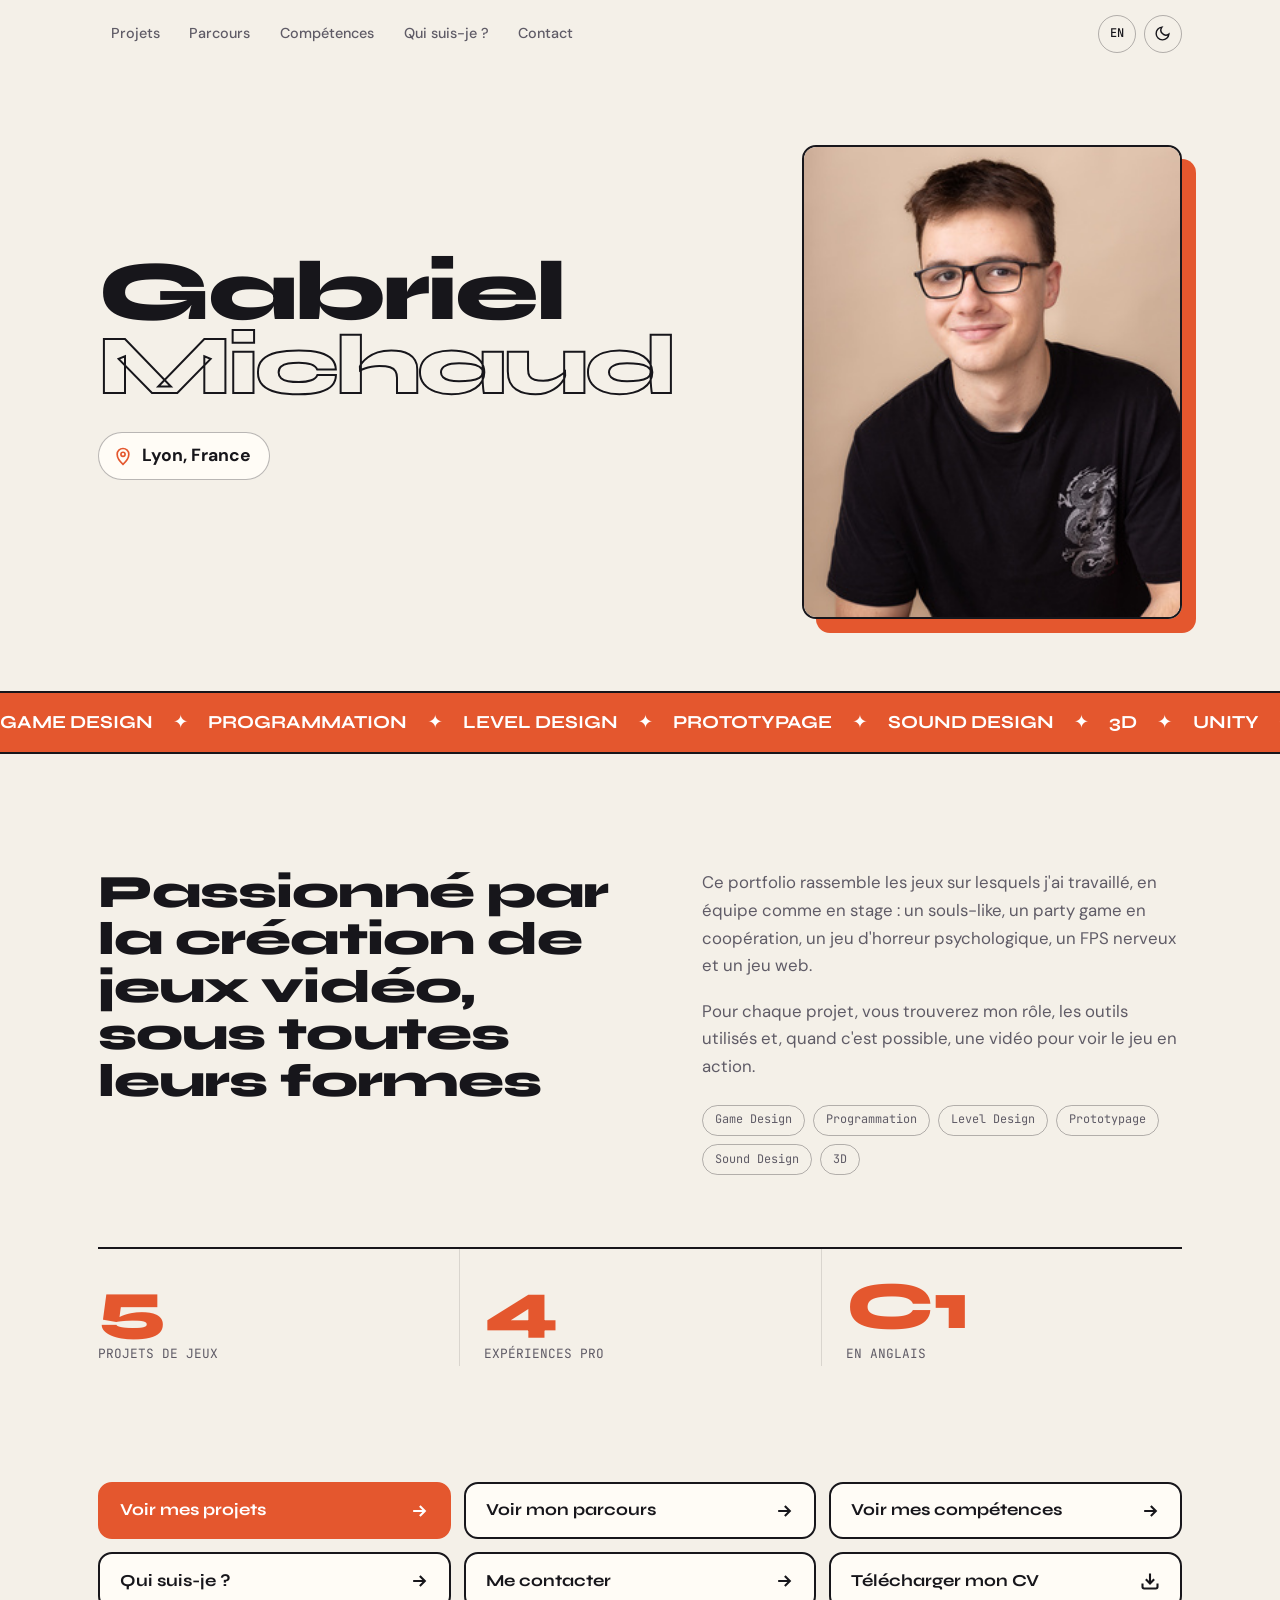
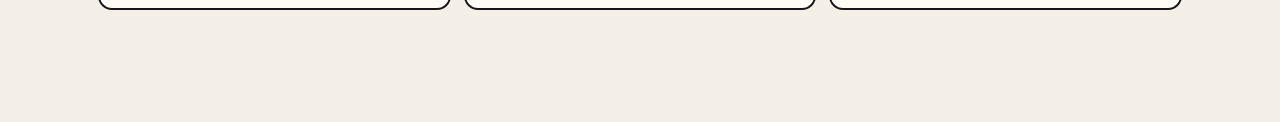
<file: index.html>
<!DOCTYPE html>
<html lang="fr">
<head>
  <meta charset="UTF-8" />
  <meta name="viewport" content="width=device-width, initial-scale=1.0" />
  <title>Portfolio</title>
  <meta name="description" content="Portfolio de Gabriel Michaud : projets de jeux vidéo, compétences et parcours." />
  <link rel="icon" href="assets/favicon.svg" type="image/svg+xml" />
  <script>try{var t=localStorage.getItem('theme');if(!t)t=matchMedia('(prefers-color-scheme: dark)').matches?'dark':'light';document.documentElement.dataset.theme=t;}catch(e){}</script>
  <link rel="preconnect" href="https://fonts.googleapis.com" />
  <link rel="preconnect" href="https://fonts.gstatic.com" crossorigin />
  <link href="https://fonts.googleapis.com/css2?family=Syne:wght@600;700;800&family=DM+Sans:opsz,wght@9..40,400;9..40,500;9..40,700&family=JetBrains+Mono:wght@400;500&display=swap" rel="stylesheet" />
  <link rel="stylesheet" href="css/style.css" />
</head>
<body>

  <!-- NAVIGATION -->
  <header class="nav" id="nav">
    <div class="wrap nav-inner">
      <nav class="nav-links" aria-label="Navigation principale">
        <a href="projets.html" data-i18n="nav.projects">Projets</a>
        <a href="parcours.html" data-i18n="nav.path">Parcours</a>
        <a href="competences.html" data-i18n="nav.skills">Compétences</a>
        <a href="about.html" data-i18n="nav.whoami">Qui suis-je ?</a>
        <a href="contact.html" data-i18n="nav.contact">Contact</a>
      </nav>
      <div class="nav-tools">
        <button class="icon-btn lang-btn" id="langBtn" type="button">EN</button>
        <button class="icon-btn theme-btn" id="themeBtn" type="button" data-i18n-aria="theme.toggle" aria-label="Changer de thème">
          <svg class="i-sun" viewBox="0 0 24 24" fill="none" stroke="currentColor" stroke-width="2"><circle cx="12" cy="12" r="4"/><path d="M12 2v2M12 20v2M4.9 4.9l1.4 1.4M17.7 17.7l1.4 1.4M2 12h2M20 12h2M4.9 19.1l1.4-1.4M17.7 6.3l1.4-1.4"/></svg>
          <svg class="i-moon" viewBox="0 0 24 24" fill="none" stroke="currentColor" stroke-width="2"><path d="M21 12.8A9 9 0 1 1 11.2 3a7 7 0 0 0 9.8 9.8z"/></svg>
        </button>
        <button class="burger" id="burger" type="button" aria-label="Menu" aria-expanded="false" aria-controls="mobileMenu">
          <span></span><span></span>
        </button>
      </div>
    </div>
  </header>

  <div class="mobile-menu" id="mobileMenu">
    <a href="index.html" data-i18n="nav.home">Accueil</a>
    <a href="projets.html" data-i18n="nav.projects">Projets</a>
    <a href="parcours.html" data-i18n="nav.path">Parcours</a>
    <a href="competences.html" data-i18n="nav.skills">Compétences</a>
    <a href="about.html" data-i18n="nav.whoami">Qui suis-je ?</a>
    <a href="contact.html" data-i18n="nav.contact">Contact</a>
  </div>

  <main id="top">

    <!-- HERO -->
    <section class="hero">
      <div class="wrap hero-grid">
        <div class="hero-text">
          <h1 class="hero-name reveal">
            <span class="first" data-fill="profile.firstName">Prénom</span>
            <span class="last" data-fill="profile.lastName">Nom</span>
          </h1>
          <p class="hero-location reveal">
            <svg viewBox="0 0 24 24" fill="none" stroke="currentColor" stroke-width="2" aria-hidden="true"><path d="M12 22s7-6.2 7-12a7 7 0 1 0-14 0c0 5.8 7 12 7 12z"/><circle cx="12" cy="10" r="2.5"/></svg>
            <span data-fill="profile.location">Lyon, France</span>
          </p>
        </div>
        <div class="hero-visual reveal">
          <div class="hero-frame" id="heroPhoto"></div>
        </div>
      </div>
    </section>

    <!-- BANDEAU DÉFILANT -->
    <div class="ticker" aria-hidden="true"><div class="ticker-track" id="ticker"></div></div>

    <!-- À PROPOS -->
    <section class="section" id="about">
      <div class="wrap">
        <div class="about-grid">
          <h2 class="h2 about-title reveal" data-fill="about.title"></h2>
          <div class="about-body reveal">
            <div id="aboutParagraphs"></div>
            <div class="tags" id="aboutTags"></div>
          </div>
        </div>
        <div class="stats reveal" id="aboutStats"></div>
      </div>
    </section>

    <!-- MENU : un gros bouton par page -->
    <section class="home-menu-section">
      <div class="wrap">
        <nav class="hero-menu home-menu reveal" aria-label="Pages du portfolio">
          <a href="projets.html" class="hero-link is-primary"><span data-i18n="hero.projects">Voir mes projets</span><svg viewBox="0 0 24 24" fill="none" stroke="currentColor" stroke-width="2.5" aria-hidden="true"><path d="M5 12h14M13 6l6 6-6 6"/></svg></a>
          <a href="parcours.html" class="hero-link"><span data-i18n="hero.path">Voir mon parcours</span><svg viewBox="0 0 24 24" fill="none" stroke="currentColor" stroke-width="2.5" aria-hidden="true"><path d="M5 12h14M13 6l6 6-6 6"/></svg></a>
          <a href="competences.html" class="hero-link"><span data-i18n="hero.skills">Voir mes compétences</span><svg viewBox="0 0 24 24" fill="none" stroke="currentColor" stroke-width="2.5" aria-hidden="true"><path d="M5 12h14M13 6l6 6-6 6"/></svg></a>
          <a href="about.html" class="hero-link"><span data-i18n="nav.whoami">Qui suis-je ?</span><svg viewBox="0 0 24 24" fill="none" stroke="currentColor" stroke-width="2.5" aria-hidden="true"><path d="M5 12h14M13 6l6 6-6 6"/></svg></a>
          <a href="contact.html" class="hero-link"><span data-i18n="hero.contact">Me contacter</span><svg viewBox="0 0 24 24" fill="none" stroke="currentColor" stroke-width="2.5" aria-hidden="true"><path d="M5 12h14M13 6l6 6-6 6"/></svg></a>
          <a href="#" class="hero-link" id="cvLink" download><span data-i18n="hero.cv">Télécharger mon CV</span><svg viewBox="0 0 24 24" fill="none" stroke="currentColor" stroke-width="2.5" aria-hidden="true"><path d="M21 15v4a2 2 0 0 1-2 2H5a2 2 0 0 1-2-2v-4"/><path d="M7 10l5 5 5-5M12 15V3"/></svg></a>
        </nav>
      </div>
    </section>

  </main>

  <script src="js/content.js"></script>
  <script src="js/main.js"></script>
</body>
</html>
</file>
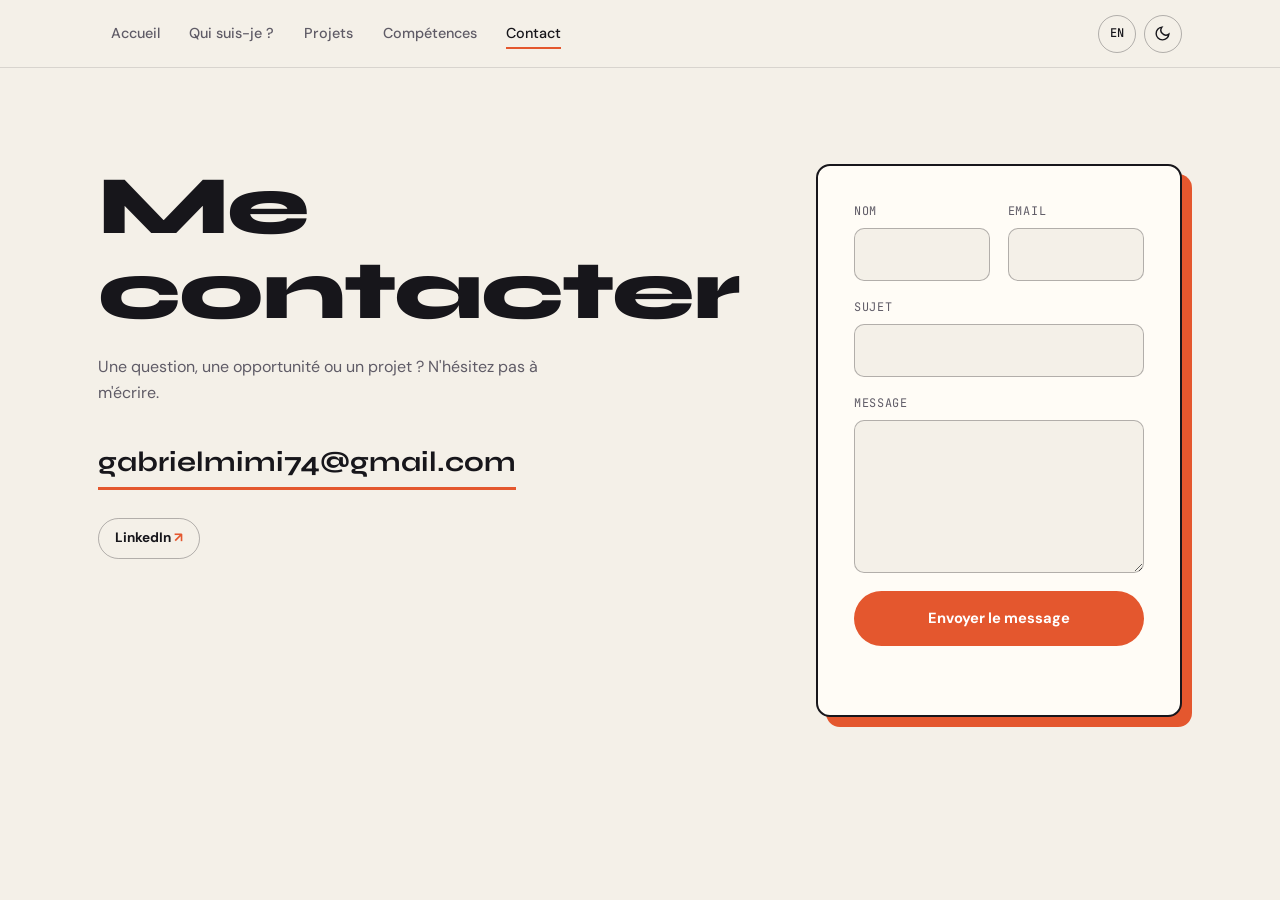
<file: contact.html>
<!DOCTYPE html>
<html lang="fr">
<head>
  <meta charset="UTF-8" />
  <meta name="viewport" content="width=device-width, initial-scale=1.0" />
  <title>Portfolio</title>
  <meta name="description" content="Contact : écrivez-moi pour une question, une opportunité ou un projet." />
  <link rel="icon" href="assets/favicon.svg" type="image/svg+xml" />
  <script>try{var t=localStorage.getItem('theme');if(!t)t=matchMedia('(prefers-color-scheme: dark)').matches?'dark':'light';document.documentElement.dataset.theme=t;}catch(e){}</script>
  <link rel="preconnect" href="https://fonts.googleapis.com" />
  <link rel="preconnect" href="https://fonts.gstatic.com" crossorigin />
  <link href="https://fonts.googleapis.com/css2?family=Syne:wght@600;700;800&family=DM+Sans:opsz,wght@9..40,400;9..40,500;9..40,700&family=JetBrains+Mono:wght@400;500&display=swap" rel="stylesheet" />
  <link rel="stylesheet" href="css/style.css" />
</head>
<body class="page-whoami">

  <!-- NAVIGATION -->
  <header class="nav" id="nav">
    <div class="wrap nav-inner">
      <nav class="nav-links" aria-label="Navigation principale">
        <a href="index.html" data-i18n="nav.home">Accueil</a>
        <a href="about.html" data-i18n="nav.whoami">Qui suis-je ?</a>
        <a href="index.html#projects" data-i18n="nav.projects">Projets</a>
        <a href="index.html#skills" data-i18n="nav.skills">Compétences</a>
        <a href="contact.html" class="active" data-i18n="nav.contact">Contact</a>
      </nav>
      <div class="nav-tools">
        <button class="icon-btn lang-btn" id="langBtn" type="button">EN</button>
        <button class="icon-btn theme-btn" id="themeBtn" type="button" data-i18n-aria="theme.toggle" aria-label="Changer de thème">
          <svg class="i-sun" viewBox="0 0 24 24" fill="none" stroke="currentColor" stroke-width="2"><circle cx="12" cy="12" r="4"/><path d="M12 2v2M12 20v2M4.9 4.9l1.4 1.4M17.7 17.7l1.4 1.4M2 12h2M20 12h2M4.9 19.1l1.4-1.4M17.7 6.3l1.4-1.4"/></svg>
          <svg class="i-moon" viewBox="0 0 24 24" fill="none" stroke="currentColor" stroke-width="2"><path d="M21 12.8A9 9 0 1 1 11.2 3a7 7 0 0 0 9.8 9.8z"/></svg>
        </button>
        <button class="burger" id="burger" type="button" aria-label="Menu" aria-expanded="false" aria-controls="mobileMenu">
          <span></span><span></span>
        </button>
      </div>
    </div>
  </header>

  <div class="mobile-menu" id="mobileMenu">
    <a href="index.html" data-i18n="nav.home">Accueil</a>
    <a href="about.html" data-i18n="nav.whoami">Qui suis-je ?</a>
    <a href="index.html#projects" data-i18n="nav.projects">Projets</a>
    <a href="index.html#skills" data-i18n="nav.skills">Compétences</a>
    <a href="contact.html" class="active" data-i18n="nav.contact">Contact</a>
  </div>

  <main id="top">

    <!-- CONTACT -->
    <section class="page-hero" id="contact">
      <div class="wrap contact-grid">
        <div class="contact-left reveal">
          <h1 class="h1 contact-title" data-i18n="contact.title">Me contacter</h1>
          <p class="contact-text" data-i18n="contact.text"></p>
          <a class="contact-email" id="contactEmail" href="#"></a>
          <ul class="contact-list" id="contactList"></ul>
          <div class="socials" id="socials"></div>
        </div>
        <form class="contact-form reveal" id="contactForm" method="POST">
          <div class="form-row">
            <label class="field"><span data-i18n="form.name">Nom</span><input type="text" name="name" required autocomplete="name" /></label>
            <label class="field"><span data-i18n="form.email">Email</span><input type="email" name="email" required autocomplete="email" /></label>
          </div>
          <label class="field"><span data-i18n="form.subject">Sujet</span><input type="text" name="subject" required /></label>
          <label class="field"><span data-i18n="form.message">Message</span><textarea name="message" rows="5" required></textarea></label>
          <button type="submit" class="btn btn-accent btn-block" data-i18n="form.send">Envoyer le message</button>
          <p class="form-status" id="formStatus" role="status"></p>
        </form>
      </div>
    </section>

  </main>

  <script src="js/content.js"></script>
  <script src="js/main.js"></script>
</body>
</html>
</file>
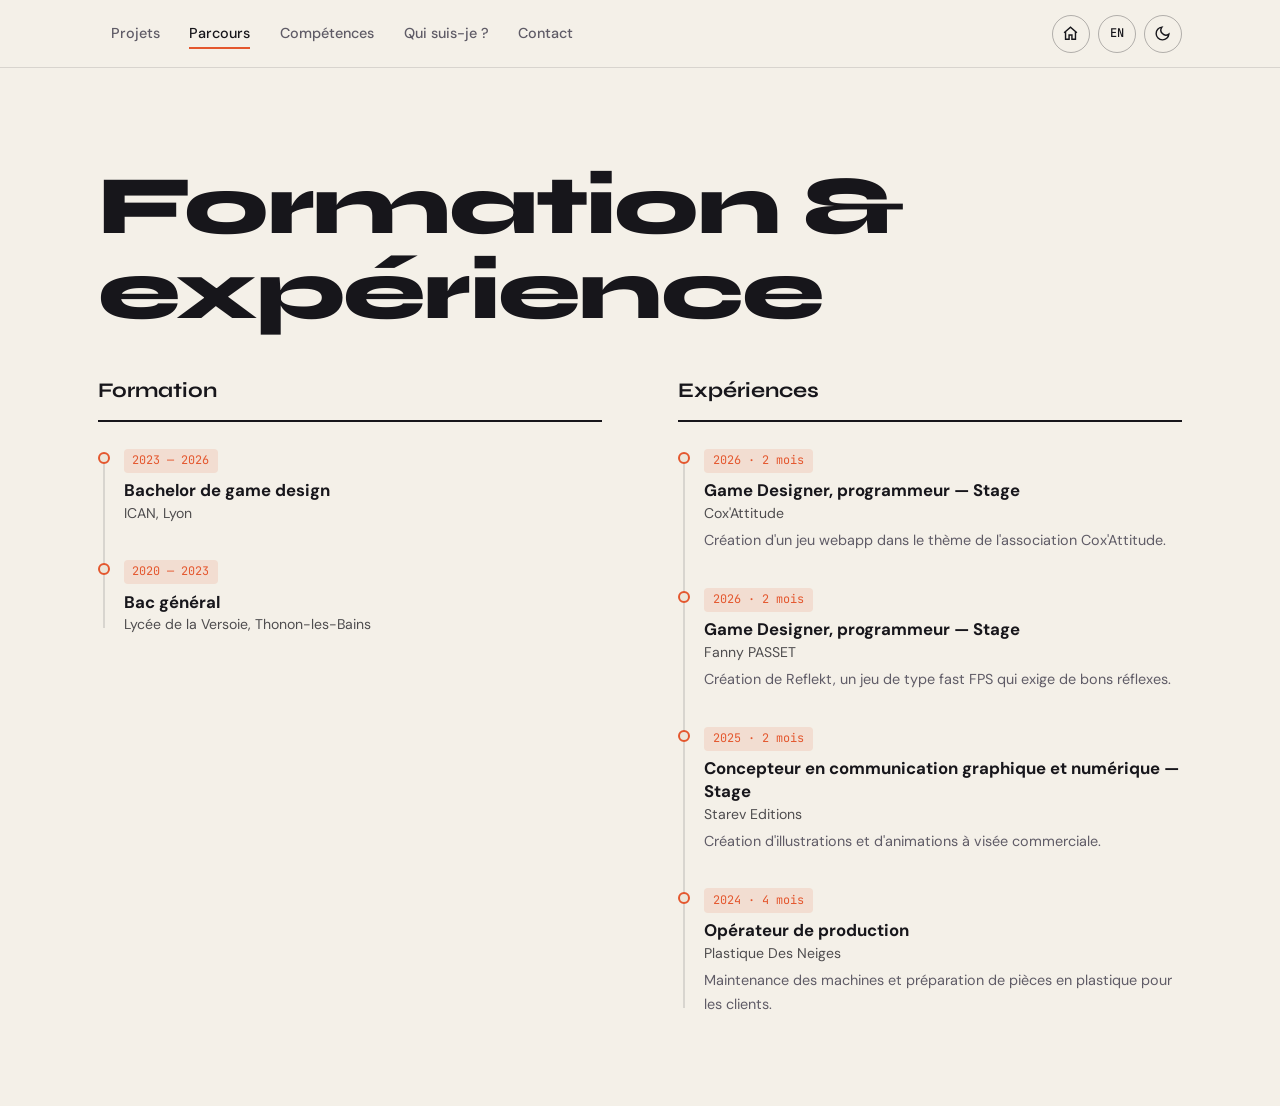
<file: parcours.html>
<!DOCTYPE html>
<html lang="fr">
<head>
  <meta charset="UTF-8" />
  <meta name="viewport" content="width=device-width, initial-scale=1.0" />
  <title>Portfolio</title>
  <meta name="description" content="Parcours : formation et expériences." />
  <link rel="icon" href="assets/favicon.svg" type="image/svg+xml" />
  <script>try{var t=localStorage.getItem('theme');if(!t)t=matchMedia('(prefers-color-scheme: dark)').matches?'dark':'light';document.documentElement.dataset.theme=t;}catch(e){}</script>
  <link rel="preconnect" href="https://fonts.googleapis.com" />
  <link rel="preconnect" href="https://fonts.gstatic.com" crossorigin />
  <link href="https://fonts.googleapis.com/css2?family=Syne:wght@600;700;800&family=DM+Sans:opsz,wght@9..40,400;9..40,500;9..40,700&family=JetBrains+Mono:wght@400;500&display=swap" rel="stylesheet" />
  <link rel="stylesheet" href="css/style.css" />
</head>
<body class="page-sub">

  <!-- NAVIGATION -->
  <header class="nav" id="nav">
    <div class="wrap nav-inner">
      <nav class="nav-links" aria-label="Navigation principale">
        <a href="projets.html" data-i18n="nav.projects">Projets</a>
        <a href="parcours.html" class="active" data-i18n="nav.path">Parcours</a>
        <a href="competences.html" data-i18n="nav.skills">Compétences</a>
        <a href="about.html" data-i18n="nav.whoami">Qui suis-je ?</a>
        <a href="contact.html" data-i18n="nav.contact">Contact</a>
      </nav>
      <div class="nav-tools">
        <a href="index.html" class="icon-btn home-btn" data-i18n-aria="nav.home" aria-label="Accueil" title="Accueil">
          <svg viewBox="0 0 24 24" fill="none" stroke="currentColor" stroke-width="2"><path d="M3 11 12 3l9 8"/><path d="M5 10v10h5v-6h4v6h5V10"/></svg>
        </a>
        <button class="icon-btn lang-btn" id="langBtn" type="button">EN</button>
        <button class="icon-btn theme-btn" id="themeBtn" type="button" data-i18n-aria="theme.toggle" aria-label="Changer de thème">
          <svg class="i-sun" viewBox="0 0 24 24" fill="none" stroke="currentColor" stroke-width="2"><circle cx="12" cy="12" r="4"/><path d="M12 2v2M12 20v2M4.9 4.9l1.4 1.4M17.7 17.7l1.4 1.4M2 12h2M20 12h2M4.9 19.1l1.4-1.4M17.7 6.3l1.4-1.4"/></svg>
          <svg class="i-moon" viewBox="0 0 24 24" fill="none" stroke="currentColor" stroke-width="2"><path d="M21 12.8A9 9 0 1 1 11.2 3a7 7 0 0 0 9.8 9.8z"/></svg>
        </button>
        <button class="burger" id="burger" type="button" aria-label="Menu" aria-expanded="false" aria-controls="mobileMenu">
          <span></span><span></span>
        </button>
      </div>
    </div>
  </header>

  <div class="mobile-menu" id="mobileMenu">
    <a href="index.html" data-i18n="nav.home">Accueil</a>
    <a href="projets.html" data-i18n="nav.projects">Projets</a>
    <a href="parcours.html" class="active" data-i18n="nav.path">Parcours</a>
    <a href="competences.html" data-i18n="nav.skills">Compétences</a>
    <a href="about.html" data-i18n="nav.whoami">Qui suis-je ?</a>
    <a href="contact.html" data-i18n="nav.contact">Contact</a>
  </div>

  <main id="top">

    <!-- PARCOURS -->
    <section class="page-hero" id="path">
      <div class="wrap">
        <h1 class="h1 reveal" data-i18n="path.title">Formation &amp; expérience</h1>
        <div class="path-grid">
          <div class="path-col reveal">
            <h3 class="path-heading" data-i18n="path.education">Formation</h3>
            <ol class="timeline" id="education"></ol>
          </div>
          <div class="path-col reveal">
            <h3 class="path-heading" data-i18n="path.experience">Expériences</h3>
            <ol class="timeline" id="experience"></ol>
          </div>
        </div>
      </div>
    </section>

  </main>

  <script src="js/content.js"></script>
  <script src="js/main.js"></script>
</body>
</html>
</file>
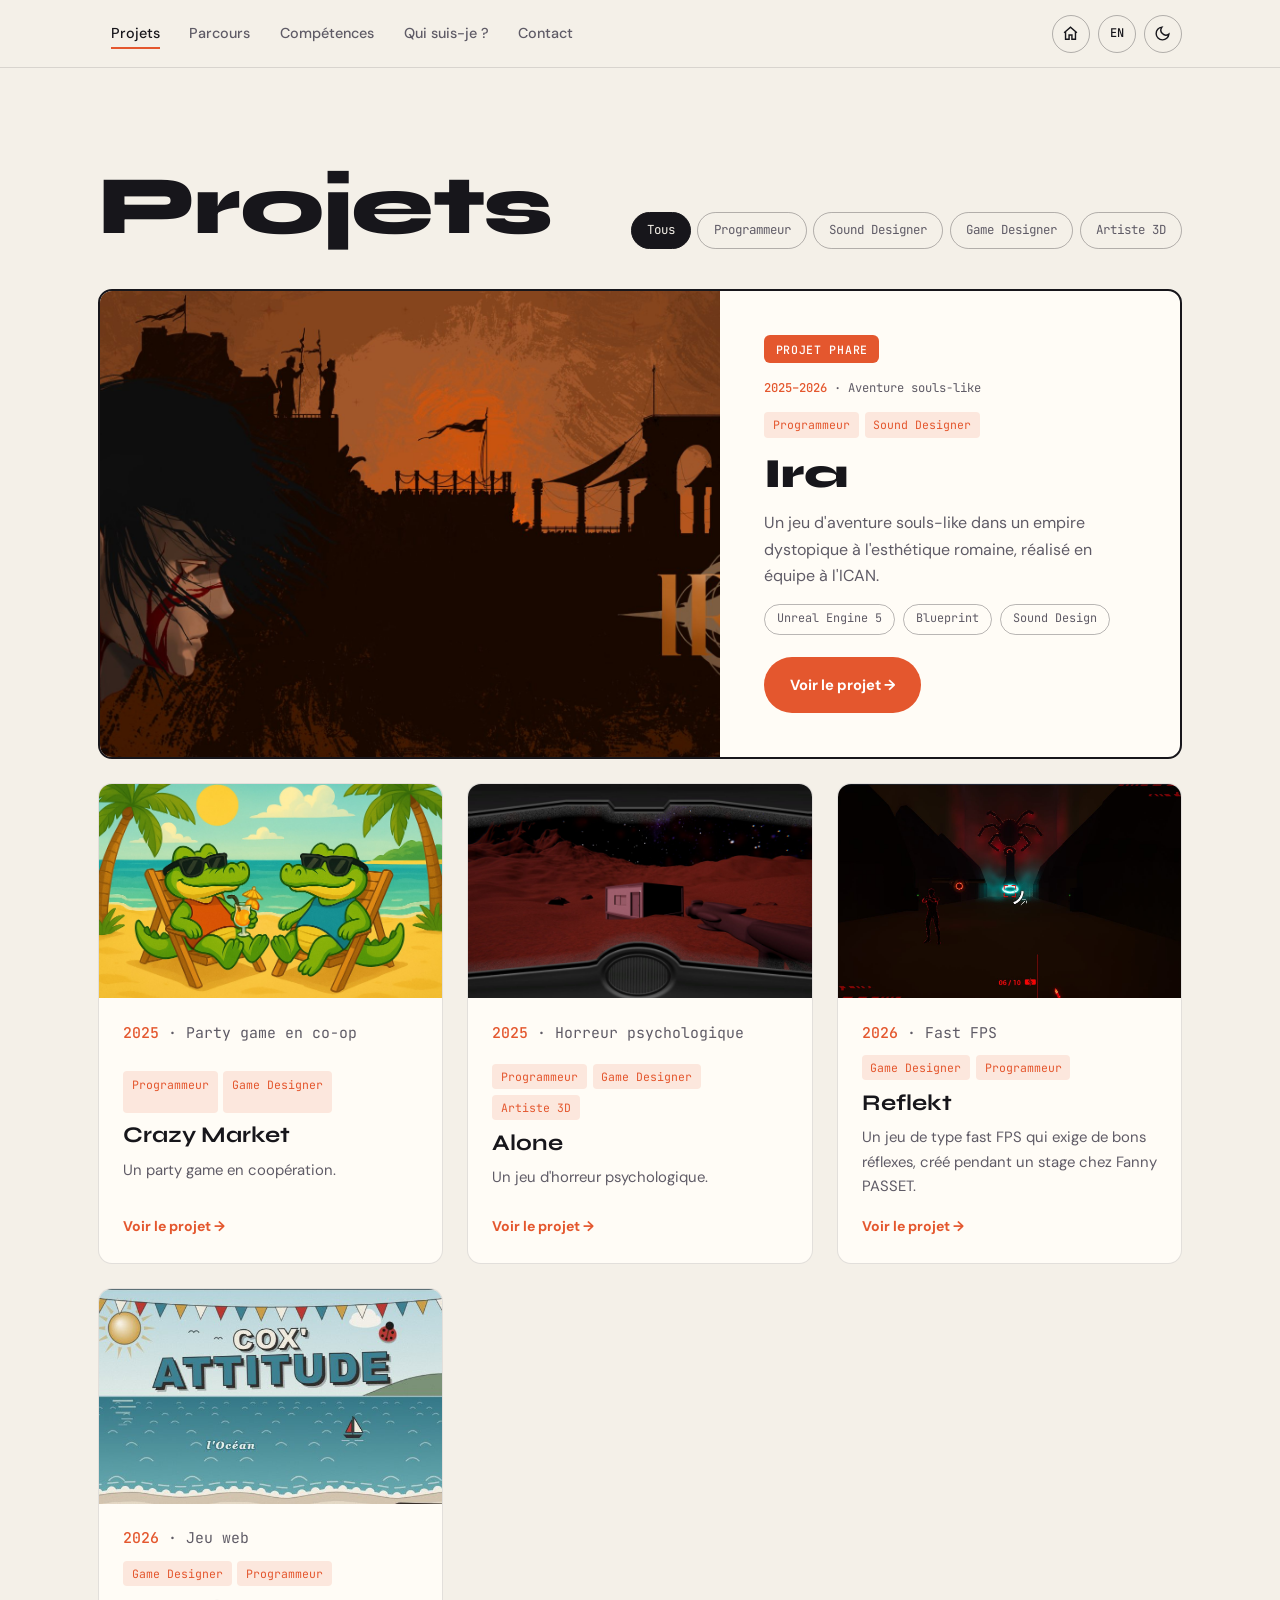
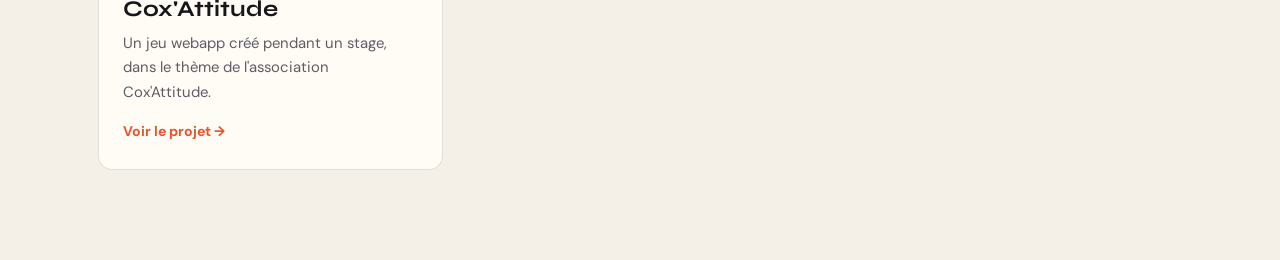
<file: projets.html>
<!DOCTYPE html>
<html lang="fr">
<head>
  <meta charset="UTF-8" />
  <meta name="viewport" content="width=device-width, initial-scale=1.0" />
  <title>Portfolio</title>
  <meta name="description" content="Projets de jeux vidéo de Gabriel Michaud." />
  <link rel="icon" href="assets/favicon.svg" type="image/svg+xml" />
  <script>try{var t=localStorage.getItem('theme');if(!t)t=matchMedia('(prefers-color-scheme: dark)').matches?'dark':'light';document.documentElement.dataset.theme=t;}catch(e){}</script>
  <link rel="preconnect" href="https://fonts.googleapis.com" />
  <link rel="preconnect" href="https://fonts.gstatic.com" crossorigin />
  <link href="https://fonts.googleapis.com/css2?family=Syne:wght@600;700;800&family=DM+Sans:opsz,wght@9..40,400;9..40,500;9..40,700&family=JetBrains+Mono:wght@400;500&display=swap" rel="stylesheet" />
  <link rel="stylesheet" href="css/style.css" />
</head>
<body class="page-sub">

  <!-- NAVIGATION -->
  <header class="nav" id="nav">
    <div class="wrap nav-inner">
      <nav class="nav-links" aria-label="Navigation principale">
        <a href="projets.html" class="active" data-i18n="nav.projects">Projets</a>
        <a href="parcours.html" data-i18n="nav.path">Parcours</a>
        <a href="competences.html" data-i18n="nav.skills">Compétences</a>
        <a href="about.html" data-i18n="nav.whoami">Qui suis-je ?</a>
        <a href="contact.html" data-i18n="nav.contact">Contact</a>
      </nav>
      <div class="nav-tools">
        <a href="index.html" class="icon-btn home-btn" data-i18n-aria="nav.home" aria-label="Accueil" title="Accueil">
          <svg viewBox="0 0 24 24" fill="none" stroke="currentColor" stroke-width="2"><path d="M3 11 12 3l9 8"/><path d="M5 10v10h5v-6h4v6h5V10"/></svg>
        </a>
        <button class="icon-btn lang-btn" id="langBtn" type="button">EN</button>
        <button class="icon-btn theme-btn" id="themeBtn" type="button" data-i18n-aria="theme.toggle" aria-label="Changer de thème">
          <svg class="i-sun" viewBox="0 0 24 24" fill="none" stroke="currentColor" stroke-width="2"><circle cx="12" cy="12" r="4"/><path d="M12 2v2M12 20v2M4.9 4.9l1.4 1.4M17.7 17.7l1.4 1.4M2 12h2M20 12h2M4.9 19.1l1.4-1.4M17.7 6.3l1.4-1.4"/></svg>
          <svg class="i-moon" viewBox="0 0 24 24" fill="none" stroke="currentColor" stroke-width="2"><path d="M21 12.8A9 9 0 1 1 11.2 3a7 7 0 0 0 9.8 9.8z"/></svg>
        </button>
        <button class="burger" id="burger" type="button" aria-label="Menu" aria-expanded="false" aria-controls="mobileMenu">
          <span></span><span></span>
        </button>
      </div>
    </div>
  </header>

  <div class="mobile-menu" id="mobileMenu">
    <a href="index.html" data-i18n="nav.home">Accueil</a>
    <a href="projets.html" class="active" data-i18n="nav.projects">Projets</a>
    <a href="parcours.html" data-i18n="nav.path">Parcours</a>
    <a href="competences.html" data-i18n="nav.skills">Compétences</a>
    <a href="about.html" data-i18n="nav.whoami">Qui suis-je ?</a>
    <a href="contact.html" data-i18n="nav.contact">Contact</a>
  </div>

  <main id="top">

    <!-- PROJETS -->
    <section class="page-hero" id="projects">
      <div class="wrap">
        <div class="section-head">
          <div>
            <h1 class="h1 reveal" data-i18n="projects.title">Projets sélectionnés</h1>
          </div>
          <div class="filters reveal" id="filters" role="group" aria-label="Filtrer les projets"></div>
        </div>
        <div id="featured"></div>
        <div class="project-grid" id="projectGrid"></div>
      </div>
    </section>

  </main>

  <!-- FENÊTRE DÉTAIL PROJET -->
  <div class="modal" id="modal" hidden>
    <div class="modal-backdrop" data-close></div>
    <div class="modal-panel" role="dialog" aria-modal="true" aria-labelledby="modalTitle">
      <button class="modal-close" type="button" data-close data-i18n-aria="detail.close" aria-label="Fermer">
        <svg viewBox="0 0 24 24" fill="none" stroke="currentColor" stroke-width="2"><path d="M18 6 6 18M6 6l12 12"/></svg>
      </button>
      <div class="modal-content" id="modalContent"></div>
    </div>
  </div>

  <script src="js/content.js"></script>
  <script src="js/main.js"></script>
</body>
</html>
</file>
<file: css/style.css>
/* ==========================================================================
   PALETTE — change les couleurs du site ici
   ========================================================================== */
:root {
  --bg: #F4F0E8;
  --bg-alt: #ECE6DA;
  --surface: #FFFCF6;
  --surface-2: #F1EBDF;
  --text: #17161B;
  --muted: #5F5B66;
  --line: rgba(23, 22, 27, 0.12);
  --line-strong: rgba(23, 22, 27, 0.3);
  --accent: #E4572E;
  --accent-ink: #FFFFFF;
  --accent-soft: rgba(228, 87, 46, 0.12);
  --accent-2: #2F6690;
  --ok: #2E9E5B;
  --shadow: 0 24px 60px -28px rgba(23, 22, 27, 0.45);

  --f-display: "Syne", "Trebuchet MS", system-ui, sans-serif;
  --f-body: "DM Sans", system-ui, -apple-system, "Segoe UI", sans-serif;
  --f-mono: "JetBrains Mono", ui-monospace, Consolas, monospace;

  --nav-h: 68px;
  --radius: 14px;
  --ease: cubic-bezier(0.22, 1, 0.36, 1);
}

:root[data-theme="dark"] {
  --bg: #101217;
  --bg-alt: #15181F;
  --surface: #1A1D25;
  --surface-2: #222631;
  --text: #EFEBE2;
  --muted: #9D9AA6;
  --line: rgba(239, 235, 226, 0.1);
  --line-strong: rgba(239, 235, 226, 0.28);
  --accent: #FF6A3D;
  --accent-ink: #14110F;
  --accent-soft: rgba(255, 106, 61, 0.14);
  --accent-2: #7FB2E5;
  --shadow: 0 24px 60px -24px rgba(0, 0, 0, 0.8);
}

/* ==========================================================================
   BASE
   ========================================================================== */
*, *::before, *::after { box-sizing: border-box; margin: 0; padding: 0; }
html { scroll-behavior: smooth; scroll-padding-top: var(--nav-h); }
body {
  background: var(--bg);
  color: var(--text);
  font-family: var(--f-body);
  font-size: 16px;
  line-height: 1.65;
  overflow-x: hidden;
  transition: background 0.3s, color 0.3s;
}
body.no-scroll { overflow: hidden; }
img { max-width: 100%; display: block; }
a { color: inherit; text-decoration: none; }
button { font: inherit; color: inherit; }
ul, ol { list-style: none; }
[hidden] { display: none !important; }
::selection { background: var(--accent); color: var(--accent-ink); }
:focus-visible { outline: 2px solid var(--accent); outline-offset: 3px; border-radius: 4px; }

.wrap { width: 100%; max-width: 1180px; margin: 0 auto; padding: 0 clamp(1.25rem, 5vw, 3rem); }
.section { padding: clamp(4.5rem, 9vw, 8rem) 0; }
.section-alt { background: var(--bg-alt); }

.eyebrow {
  font-family: var(--f-mono);
  font-size: 0.78rem;
  letter-spacing: 0.08em;
  text-transform: uppercase;
  color: var(--accent);
  margin-bottom: 1rem;
}
.h1, .h2 { font-family: var(--f-display); font-weight: 800; line-height: 1.02; letter-spacing: -0.02em; }
.h1 { font-size: clamp(2.6rem, 7vw, 5.2rem); }
.h2 { font-size: clamp(2rem, 5vw, 3.6rem); }

/* ==========================================================================
   BOUTONS & PETITS ÉLÉMENTS
   ========================================================================== */
.btn {
  display: inline-flex; align-items: center; justify-content: center; gap: 0.55rem;
  font-family: var(--f-body); font-weight: 700; font-size: 0.92rem;
  padding: 0.85rem 1.5rem; border-radius: 999px;
  border: 2px solid transparent; cursor: pointer;
  transition: transform 0.25s var(--ease), background 0.25s, color 0.25s, border-color 0.25s, box-shadow 0.25s;
}
.btn svg { width: 17px; height: 17px; }
.btn-accent { background: var(--accent); color: var(--accent-ink); }
.btn-accent:hover { transform: translateY(-2px); box-shadow: 0 10px 24px -8px var(--accent); }
.btn-outline { border-color: var(--text); }
.btn-outline:hover { background: var(--text); color: var(--bg); }
.btn-ghost { color: var(--muted); }
.btn-ghost:hover { color: var(--text); }
.btn-block { width: 100%; }
.btn:disabled { opacity: 0.6; cursor: wait; transform: none; }

.tags { display: flex; flex-wrap: wrap; gap: 0.5rem; }
.tag {
  font-family: var(--f-mono); font-size: 0.74rem;
  padding: 0.3rem 0.75rem; border-radius: 999px;
  border: 1px solid var(--line-strong); color: var(--muted);
}
.badge {
  display: inline-block; font-family: var(--f-mono); font-size: 0.72rem; font-weight: 500;
  text-transform: uppercase; letter-spacing: 0.06em;
  background: var(--accent); color: var(--accent-ink);
  padding: 0.3rem 0.7rem; border-radius: 6px;
}

/* ==========================================================================
   IMAGES À AJOUTER (cadres en pointillés)
   ========================================================================== */
.media { position: relative; overflow: hidden; background: var(--surface-2); width: 100%; }
.media img { width: 100%; height: 100%; object-fit: cover; }
.media-ph { display: none; }
.media.is-empty img { display: none; }
.media.is-empty .media-ph {
  position: absolute; inset: 0;
  display: flex; flex-direction: column; align-items: center; justify-content: center; gap: 0.35rem;
  padding: 1rem; text-align: center; color: var(--muted);
  border: 2px dashed var(--line-strong); border-radius: inherit;
  background: repeating-linear-gradient(-45deg, transparent 0 12px, var(--accent-soft) 12px 13px), var(--surface-2);
}
.media-ph svg { width: 28px; height: 28px; color: var(--accent); }
.media-ph strong { font-family: var(--f-display); font-size: 0.9rem; color: var(--text); }
.media-ph code { font-family: var(--f-mono); font-size: 0.68rem; word-break: break-all; opacity: 0.85; }

/* ==========================================================================
   NAVIGATION
   ========================================================================== */
.nav {
  position: fixed; inset: 0 0 auto 0; height: var(--nav-h); z-index: 100;
  transition: background 0.3s, border-color 0.3s;
  border-bottom: 1px solid transparent;
}
.nav.scrolled, .page-whoami .nav, .page-sub .nav {
  background: color-mix(in srgb, var(--bg) 85%, transparent);
  backdrop-filter: blur(14px); -webkit-backdrop-filter: blur(14px);
  border-bottom-color: var(--line);
}
.nav-inner { height: 100%; display: flex; align-items: center; justify-content: space-between; gap: 1.5rem; }
.logo {
  display: grid; place-items: center; width: 42px; height: 42px;
  background: var(--accent); color: var(--accent-ink);
  font-family: var(--f-display); font-weight: 800; font-size: 0.95rem; letter-spacing: 0.02em;
  border-radius: 10px; transition: transform 0.3s var(--ease);
}
.logo:hover { transform: rotate(-6deg) scale(1.05); }
.nav-links { display: flex; gap: 0.25rem; }
.nav-links a {
  position: relative; font-size: 0.9rem; font-weight: 500; color: var(--muted);
  padding: 0.45rem 0.8rem; transition: color 0.2s;
}
.nav-links a::after {
  content: ""; position: absolute; left: 0.8rem; right: 0.8rem; bottom: 0.2rem; height: 2px;
  background: var(--accent); transform: scaleX(0); transform-origin: left; transition: transform 0.3s var(--ease);
}
.nav-links a:hover, .nav-links a.active { color: var(--text); }
.nav-links a:hover::after, .nav-links a.active::after { transform: scaleX(1); }
.nav-tools { display: flex; align-items: center; gap: 0.5rem; }
.icon-btn {
  height: 38px; min-width: 38px; padding: 0 0.6rem; border-radius: 999px;
  display: grid; place-items: center; cursor: pointer;
  background: transparent; border: 1px solid var(--line-strong);
  font-family: var(--f-mono); font-size: 0.75rem; font-weight: 500;
  transition: background 0.2s, border-color 0.2s;
}
.icon-btn:hover { background: var(--surface); border-color: var(--text); }
.icon-btn svg { width: 17px; height: 17px; }
.theme-btn .i-sun { display: none; }
:root[data-theme="dark"] .theme-btn .i-sun { display: block; }
:root[data-theme="dark"] .theme-btn .i-moon { display: none; }
.burger { display: none; width: 38px; height: 38px; background: none; border: 0; cursor: pointer; position: relative; }
.burger span { position: absolute; left: 9px; right: 9px; height: 2px; background: var(--text); border-radius: 2px; transition: transform 0.3s var(--ease); }
.burger span:first-child { top: 15px; }
.burger span:last-child { top: 22px; }
.burger[aria-expanded="true"] span:first-child { transform: translateY(3.5px) rotate(45deg); }
.burger[aria-expanded="true"] span:last-child { transform: translateY(-3.5px) rotate(-45deg); }
.mobile-menu {
  position: fixed; top: var(--nav-h); left: 0; right: 0; z-index: 99;
  display: flex; flex-direction: column; padding: 1rem clamp(1.25rem, 5vw, 3rem) 1.5rem;
  background: var(--bg); border-bottom: 1px solid var(--line);
  transform: translateY(-120%); transition: transform 0.35s var(--ease); visibility: hidden;
}
.mobile-menu.open { transform: none; visibility: visible; }
.mobile-menu a { font-family: var(--f-display); font-weight: 700; font-size: 1.4rem; padding: 0.55rem 0; border-bottom: 1px solid var(--line); }
@media (min-width: 961px) { .mobile-menu { display: none; } }

/* ==========================================================================
   HERO
   ========================================================================== */
.hero { min-height: 100svh; display: flex; align-items: center; padding: calc(var(--nav-h) + 2.5rem) 0 4rem; position: relative; }
.hero-grid { display: grid; grid-template-columns: minmax(0, 1.3fr) minmax(240px, 0.9fr); gap: clamp(2rem, 5vw, 4.5rem); align-items: center; position: relative; }
.hero-text { container-type: inline-size; }
/* La taille du nom suit la largeur de sa colonne (cqi) pour ne jamais passer sous la photo */
.hero-name { font-family: var(--f-display); font-weight: 800; font-size: clamp(3.4rem, 10.5vw, 8.6rem); font-size: clamp(2.4rem, 14cqi, 8.6rem); line-height: 0.88; letter-spacing: -0.04em; margin-bottom: 1.75rem; }
.hero-name span { display: block; }
.hero-name .last { color: transparent; -webkit-text-stroke: 2px var(--text); }
.hero-location {
  display: inline-flex; align-items: center; gap: 0.55rem; margin-bottom: 1.75rem;
  font-family: var(--f-body); font-weight: 700; font-size: 1.1rem; color: var(--text);
  padding: 0.55rem 1.1rem 0.55rem 0.9rem; border: 1px solid var(--line-strong); border-radius: 999px; background: var(--surface);
}
.hero-location svg { width: 20px; height: 20px; color: var(--accent); flex-shrink: 0; }

/* Menu de l'accueil : un gros bouton par section, visible dès l'ouverture */
.hero-menu { display: grid; grid-template-columns: repeat(2, minmax(0, 1fr)); gap: 0.8rem; max-width: 640px; }
.hero-link {
  display: flex; align-items: center; justify-content: space-between; gap: 1rem;
  padding: 1.05rem 1.25rem; border: 2px solid var(--text); border-radius: var(--radius); background: var(--surface);
  font-family: var(--f-display); font-weight: 700; font-size: 1.05rem; line-height: 1.2;
  transition: transform 0.3s var(--ease), box-shadow 0.3s var(--ease), background 0.25s, color 0.25s;
}
.hero-link svg { width: 20px; height: 20px; flex-shrink: 0; transition: transform 0.3s var(--ease); }
.hero-link:hover { transform: translate(-3px, -3px); box-shadow: 6px 6px 0 var(--accent); }
.hero-link:hover svg { transform: translateX(3px); }
.hero-link.is-primary { background: var(--accent); border-color: var(--accent); color: var(--accent-ink); }
.hero-link.is-primary:hover { box-shadow: 6px 6px 0 var(--text); }
.hero-visual { position: relative; justify-self: end; width: min(100%, 380px); }
.hero-frame { border: 2px solid var(--text); border-radius: var(--radius); overflow: hidden; box-shadow: 14px 14px 0 var(--accent); }
.hero-frame .media { border-radius: calc(var(--radius) - 2px); }

/* BANDEAU DÉFILANT */
.ticker { overflow: hidden; border-block: 2px solid var(--text); background: var(--accent); color: var(--accent-ink); padding: 0.9rem 0; }
.ticker-track { display: flex; width: max-content; animation: ticker 40s linear infinite; }
.ticker-track span { font-family: var(--f-display); font-weight: 700; font-size: 1.15rem; text-transform: uppercase; white-space: nowrap; padding-right: 1.25rem; }
.ticker-track span::after { content: "✦"; padding-left: 1.25rem; }
@keyframes ticker { to { transform: translateX(-50%); } }

/* ==========================================================================
   À PROPOS
   ========================================================================== */
.about-grid { display: grid; grid-template-columns: 1.1fr 1fr; gap: clamp(2rem, 6vw, 5rem); align-items: start; }
.about-title { font-size: clamp(1.8rem, 3.8vw, 2.9rem); }
.about-body p { color: var(--muted); margin-bottom: 1.1rem; font-size: 1.05rem; }
.about-body .tags { margin-top: 1.5rem; }
.about-cta { margin-top: 1.75rem; }
.about-cta svg { animation: nudge 1.6s ease-in-out infinite; }
@keyframes nudge { 0%, 100% { transform: translateY(0); } 50% { transform: translateY(4px); } }
.stats { display: grid; grid-template-columns: repeat(auto-fit, minmax(180px, 1fr)); margin-top: clamp(3rem, 6vw, 4.5rem); border-top: 2px solid var(--text); }
.stat { padding: 1.5rem 1.5rem 0 0; }
.stat + .stat { padding-left: 1.5rem; border-left: 1px solid var(--line); }
.stat strong { display: block; font-family: var(--f-display); font-weight: 800; font-size: clamp(2.8rem, 6vw, 4.2rem); line-height: 1; color: var(--accent); }
.stat span { font-family: var(--f-mono); font-size: 0.8rem; color: var(--muted); text-transform: uppercase; }

/* ==========================================================================
   PROJETS
   ========================================================================== */
.section-head { display: flex; justify-content: space-between; align-items: flex-end; gap: 1.5rem; flex-wrap: wrap; margin-bottom: 2.5rem; }
.filters { display: flex; flex-wrap: wrap; gap: 0.4rem; }
.filter {
  font-family: var(--f-mono); font-size: 0.78rem; cursor: pointer;
  padding: 0.45rem 0.95rem; border-radius: 999px;
  background: transparent; border: 1px solid var(--line-strong); color: var(--muted);
  transition: all 0.2s;
}
.filter:hover { color: var(--text); border-color: var(--text); }
.filter.active { background: var(--text); color: var(--bg); border-color: var(--text); }

.card-meta { font-family: var(--f-mono); font-size: 0.76rem; color: var(--muted); }
.card-meta b { color: var(--accent); font-weight: 500; }
.card-roles { display: flex; flex-wrap: wrap; gap: 0.35rem; }
.card-roles span { font-family: var(--f-mono); font-size: 0.72rem; color: var(--accent); background: var(--accent-soft); padding: 0.2rem 0.55rem; border-radius: 4px; }

.featured-card {
  display: grid; grid-template-columns: 1.35fr 1fr; margin-bottom: 1.5rem; cursor: pointer;
  background: var(--surface); border: 2px solid var(--text); border-radius: var(--radius); overflow: hidden;
  transition: transform 0.35s var(--ease), box-shadow 0.35s var(--ease);
}
.featured-card:hover { transform: translate(-4px, -4px); box-shadow: 10px 10px 0 var(--accent); }
.featured-card .media { height: 100%; min-height: 280px; }
.featured-body { padding: clamp(1.5rem, 4vw, 2.75rem); display: flex; flex-direction: column; justify-content: center; align-items: flex-start; gap: 0.9rem; }
.featured-body h3 { font-family: var(--f-display); font-weight: 800; font-size: clamp(1.8rem, 3.5vw, 2.6rem); line-height: 1.05; }
.featured-body p { color: var(--muted); }
.featured-body .btn { margin-top: 0.5rem; }

.project-grid { display: grid; grid-template-columns: repeat(auto-fill, minmax(min(100%, 320px), 1fr)); gap: 1.5rem; }
.project-card {
  display: flex; flex-direction: column; cursor: pointer;
  background: var(--surface); border: 1px solid var(--line); border-radius: var(--radius); overflow: hidden;
  transition: transform 0.35s var(--ease), box-shadow 0.35s var(--ease), border-color 0.35s;
}
.project-card:hover, .project-card:focus-visible { transform: translateY(-6px); box-shadow: var(--shadow); border-color: var(--line-strong); }
.project-card .media img, .featured-card .media img { transition: transform 0.6s var(--ease); }
.project-card:hover .media img, .featured-card:hover .media img { transform: scale(1.05); }
.project-body { padding: 1.4rem 1.5rem 1.6rem; display: flex; flex-direction: column; gap: 0.6rem; flex: 1; }
.project-body h3 { font-family: var(--f-display); font-weight: 700; font-size: 1.4rem; line-height: 1.15; }
.project-body p { color: var(--muted); font-size: 0.93rem; flex: 1; }
.project-more { font-weight: 700; font-size: 0.88rem; color: var(--accent); margin-top: 0.4rem; }
.project-more::after { content: " →"; transition: margin 0.25s; }
.project-card:hover .project-more::after { margin-left: 0.3rem; }
.empty-note { color: var(--muted); font-family: var(--f-mono); font-size: 0.85rem; }

/* ==========================================================================
   COMPÉTENCES
   ========================================================================== */
.skills-grid { display: grid; grid-template-columns: repeat(auto-fit, minmax(min(100%, 270px), 1fr)); gap: 1.25rem; margin-top: 2.5rem; }
.skill-cat { background: var(--surface); border: 1px solid var(--line); border-radius: var(--radius); padding: 1.5rem; }
.skill-cat h3 { font-family: var(--f-mono); font-size: 0.78rem; font-weight: 500; text-transform: uppercase; letter-spacing: 0.08em; color: var(--accent); margin-bottom: 1rem; }
.skill { display: flex; align-items: center; gap: 0.9rem; padding: 0.65rem 0; }
.skill + .skill { border-top: 1px dashed var(--line); }
.skill-icon { position: relative; width: 42px; height: 42px; flex-shrink: 0; border-radius: 10px; background: var(--surface-2); display: grid; place-items: center; overflow: hidden; }
/* Logos noirs (mono) inversés en blanc en thème sombre pour rester visibles sur le fond sombre */
:root[data-theme="dark"] .skill-icon.mono img { filter: invert(1); }
.skill-icon img { width: 26px; height: 26px; object-fit: contain; }
.skill-fallback { display: none; font-family: var(--f-display); font-weight: 800; font-size: 0.85rem; color: var(--accent); }
.skill-icon.is-empty img { display: none; }
.skill-icon.is-empty .skill-fallback { display: block; }
.skill strong { display: block; font-weight: 700; font-size: 0.97rem; line-height: 1.3; }
.skill small { font-size: 0.8rem; color: var(--muted); }

/* ==========================================================================
   PARCOURS
   ========================================================================== */
.path-grid { display: grid; grid-template-columns: 1fr 1fr; gap: clamp(2rem, 6vw, 5rem); margin-top: 2.5rem; }
.path-heading { font-family: var(--f-display); font-weight: 700; font-size: 1.3rem; margin-bottom: 1.5rem; padding-bottom: 0.75rem; border-bottom: 2px solid var(--text); }
.timeline { position: relative; padding-left: 1.6rem; }
.timeline::before { content: ""; position: absolute; left: 5px; top: 8px; bottom: 8px; width: 2px; background: var(--line); }
.tl-item { position: relative; padding-bottom: 2rem; }
.tl-item:last-child { padding-bottom: 0; }
.tl-item::before {
  content: ""; position: absolute; left: calc(-1.6rem); top: 6px; width: 12px; height: 12px; border-radius: 50%;
  background: var(--bg-alt); border: 2px solid var(--accent); transition: background 0.25s;
}
.tl-item:hover::before { background: var(--accent); }
.tl-date { display: inline-block; font-family: var(--f-mono); font-size: 0.74rem; color: var(--accent); background: var(--accent-soft); padding: 0.15rem 0.55rem; border-radius: 4px; margin-bottom: 0.4rem; }
.tl-item strong { display: block; font-size: 1.05rem; line-height: 1.35; }
.tl-place { display: block; font-size: 0.88rem; color: var(--text); opacity: 0.75; }
.tl-item p { font-size: 0.9rem; color: var(--muted); margin-top: 0.25rem; }

/* ==========================================================================
   CONTACT
   ========================================================================== */
.contact-grid { display: grid; grid-template-columns: 1fr 1fr; gap: clamp(2.5rem, 6vw, 5rem); align-items: start; }
.contact-title { margin-bottom: 1.25rem; }
.contact-text { color: var(--muted); margin-bottom: 2rem; max-width: 40ch; }
.contact-email {
  display: inline-block; font-family: var(--f-display); font-weight: 700; font-size: clamp(1.2rem, 2.6vw, 1.75rem);
  word-break: break-all; border-bottom: 3px solid var(--accent); padding-bottom: 0.15rem; margin-bottom: 1.75rem;
  transition: color 0.2s;
}
.contact-email:hover { color: var(--accent); }
.contact-list { display: flex; flex-direction: column; gap: 0.5rem; margin-bottom: 1.75rem; font-family: var(--f-mono); font-size: 0.85rem; color: var(--muted); }
.contact-list a:hover { color: var(--text); }
.contact-list:empty { display: none; }
.socials { display: flex; flex-wrap: wrap; gap: 0.5rem; }
.social { font-weight: 700; font-size: 0.85rem; padding: 0.5rem 1rem; border: 1px solid var(--line-strong); border-radius: 999px; transition: all 0.2s; }
.social::after { content: " ↗"; color: var(--accent); }
.social:hover { background: var(--text); color: var(--bg); border-color: var(--text); }

.contact-form { background: var(--surface); border: 2px solid var(--text); border-radius: var(--radius); padding: clamp(1.25rem, 4vw, 2.25rem); display: flex; flex-direction: column; gap: 1.1rem; box-shadow: 10px 10px 0 var(--accent); }
.form-row { display: grid; grid-template-columns: 1fr 1fr; gap: 1.1rem; }
.field { display: flex; flex-direction: column; gap: 0.4rem; }
.field span { font-family: var(--f-mono); font-size: 0.74rem; text-transform: uppercase; letter-spacing: 0.06em; color: var(--muted); }
.field input, .field textarea {
  width: 100%; font: inherit; font-size: 0.95rem; color: var(--text);
  background: var(--bg); border: 1px solid var(--line-strong); border-radius: 10px; padding: 0.8rem 1rem;
  transition: border-color 0.2s, box-shadow 0.2s; resize: vertical;
}
.field input:focus, .field textarea:focus { outline: none; border-color: var(--accent); box-shadow: 0 0 0 3px var(--accent-soft); }
.form-status { font-family: var(--f-mono); font-size: 0.82rem; min-height: 1.2em; text-align: center; color: var(--muted); }
.form-status.ok { color: var(--ok); }
.form-status.err { color: var(--accent); }

/* ==========================================================================
   PIED DE PAGE
   ========================================================================== */
.footer { border-top: 1px solid var(--line); padding: 2rem 0; }
.footer-inner { display: flex; flex-wrap: wrap; justify-content: space-between; align-items: center; gap: 1rem; font-size: 0.88rem; }
.footer-name { font-family: var(--f-display); font-weight: 700; }
.footer-copy { color: var(--muted); font-family: var(--f-mono); font-size: 0.8rem; }
.footer-top { font-weight: 700; }
.footer-top::after { content: " ↑"; color: var(--accent); }

/* ==========================================================================
   FENÊTRE DÉTAIL PROJET
   ========================================================================== */
.modal { position: fixed; inset: 0; z-index: 200; display: flex; align-items: center; justify-content: center; padding: clamp(0rem, 3vw, 2rem); }
.modal-backdrop { position: absolute; inset: 0; background: rgba(10, 10, 14, 0.7); backdrop-filter: blur(6px); -webkit-backdrop-filter: blur(6px); opacity: 0; transition: opacity 0.3s; }
.modal-panel {
  position: relative; width: min(960px, 100%); max-height: 100%; overflow-y: auto; overscroll-behavior: contain;
  background: var(--bg); border: 2px solid var(--text); border-radius: var(--radius);
  opacity: 0; transform: translateY(24px) scale(0.98); transition: opacity 0.3s, transform 0.4s var(--ease);
}
.modal.open .modal-backdrop { opacity: 1; }
.modal.open .modal-panel { opacity: 1; transform: none; }
.modal-close {
  position: sticky; top: 0.9rem; float: right; margin: 0.9rem 0.9rem 0 0; z-index: 5;
  width: 42px; height: 42px; border-radius: 50%; cursor: pointer; display: grid; place-items: center;
  background: var(--text); color: var(--bg); border: 0; transition: transform 0.25s var(--ease);
}
.modal-close:hover { transform: rotate(90deg); }
.modal-close svg { width: 20px; height: 20px; }
.modal-hero .media, .modal-hero .video { border-bottom: 2px solid var(--text); }
.modal-body { padding: clamp(1.5rem, 4vw, 2.75rem); }
.modal-body h2 { font-family: var(--f-display); font-weight: 800; font-size: clamp(2rem, 5vw, 3rem); line-height: 1.05; margin: 0.4rem 0 1rem; }
.modal-body .tags { margin-bottom: 1.5rem; }
.modal-desc p { color: var(--muted); margin-bottom: 1rem; font-size: 1.02rem; }
.details { display: flex; flex-wrap: wrap; gap: 1px; background: var(--line); border: 1px solid var(--line); border-radius: var(--radius); overflow: hidden; margin: 1.75rem 0; }
.details div { flex: 1 1 150px; background: var(--surface); padding: 1rem 1.1rem; }
.details dt { font-family: var(--f-mono); font-size: 0.7rem; text-transform: uppercase; letter-spacing: 0.06em; color: var(--muted); }
.details dd { font-weight: 700; font-size: 0.95rem; }
.modal-block { margin-top: 2.25rem; padding-top: 2rem; border-top: 1px solid var(--line); }
.modal-block h3 { font-family: var(--f-display); font-weight: 700; font-size: 1.35rem; margin-bottom: 0.5rem; }
.modal-block > p { color: var(--muted); margin-bottom: 1rem; }
.video { position: relative; aspect-ratio: 16 / 9; background: #000; }
.video iframe { position: absolute; inset: 0; width: 100%; height: 100%; border: 0; }
.modal-block .video, .modal-block .media { border-radius: var(--radius); overflow: hidden; }
.timecodes { display: grid; grid-template-columns: repeat(auto-fill, minmax(210px, 1fr)); gap: 0.4rem; margin-top: 1rem; }
.timecode {
  display: flex; gap: 0.75rem; align-items: baseline; text-align: left; cursor: pointer;
  background: var(--surface); border: 1px solid var(--line); border-radius: 8px; padding: 0.55rem 0.8rem;
  font-size: 0.87rem; color: var(--muted); transition: all 0.2s;
}
.timecode b { font-family: var(--f-mono); font-weight: 500; font-size: 0.78rem; color: var(--accent); min-width: 42px; }
.timecode:hover { border-color: var(--accent); color: var(--text); background: var(--accent-soft); }
.modal-actions { margin-top: 2.25rem; }

/* CARROUSEL */
.carousel { position: relative; border-radius: var(--radius); overflow: hidden; background: var(--surface-2); }
.carousel-track { display: flex; transition: transform 0.5s var(--ease); }
.carousel-track > * { flex: 0 0 100%; }
.carousel-btn {
  position: absolute; top: 50%; transform: translateY(-50%); z-index: 2;
  width: 42px; height: 42px; border-radius: 50%; display: grid; place-items: center; cursor: pointer;
  background: var(--bg); color: var(--text); border: 1px solid var(--line-strong); transition: background 0.2s;
}
.carousel-btn:hover { background: var(--accent); color: var(--accent-ink); }
.carousel-btn svg { width: 18px; height: 18px; }
.carousel-btn.prev { left: 0.8rem; }
.carousel-btn.next { right: 0.8rem; }
.carousel-count { text-align: center; margin-top: 0.8rem; font-family: var(--f-mono); font-size: 0.82rem; color: var(--muted); }

/* ==========================================================================
   PAGE « QUI SUIS-JE ? »
   ========================================================================== */
.page-hero { padding: calc(var(--nav-h) + clamp(3rem, 8vw, 6rem)) 0 clamp(3.5rem, 7vw, 6rem); }
.whoami-grid { display: grid; grid-template-columns: 1fr auto; gap: clamp(2rem, 6vw, 5rem); align-items: center; }
.whoami-text { container-type: inline-size; }
/* Titre sur une seule ligne : sa taille suit la largeur de la colonne */
.whoami-text .h1 { margin-bottom: 1.5rem; white-space: nowrap; font-size: clamp(2rem, 9.5cqi, 5.2rem); }
.whoami-intro { font-size: clamp(1.05rem, 1.9vw, 1.2rem); color: var(--muted); max-width: 58ch; }
.whoami-intro p + p { margin-top: 1rem; }
.qualities { margin-top: 1.5rem; }
.qualities:empty { display: none; }
.whoami-photo { width: clamp(180px, 22vw, 280px); border: 2px solid var(--text); border-radius: 50% 50% var(--radius) var(--radius); overflow: hidden; box-shadow: 12px 12px 0 var(--accent); }
.whoami-photo .media { border-radius: inherit; }

.fav-banner {
  display: grid; grid-template-columns: 150px 1fr; gap: clamp(1.25rem, 4vw, 2.5rem); align-items: center;
  margin: 2.5rem 0 3.5rem; padding: clamp(1.25rem, 3vw, 2rem);
  background: var(--surface); border: 2px solid var(--text); border-radius: var(--radius); box-shadow: 10px 10px 0 var(--accent);
}
.fav-banner .media { border-radius: 10px; }
.fav-banner > div strong { display: block; font-family: var(--f-display); font-weight: 800; font-size: clamp(1.6rem, 3.5vw, 2.4rem); line-height: 1.1; margin: 0.6rem 0 0.5rem; }
.fav-banner p { color: var(--muted); }

.game-cat { margin-bottom: 3rem; }
.game-cat-head { display: flex; align-items: center; gap: 1rem; margin-bottom: 1.1rem; }
.game-cat-head h3 { font-family: var(--f-display); font-weight: 700; font-size: 1.15rem; }
.game-cat-head .line { flex: 1; height: 1px; background: var(--line-strong); }
.game-cat-head .count { font-family: var(--f-mono); font-size: 0.78rem; color: var(--muted); }
.game-grid { display: grid; grid-template-columns: repeat(auto-fill, minmax(140px, 1fr)); gap: 0.9rem; }
.game-card { position: relative; border-radius: 10px; overflow: hidden; border: 1px solid var(--line); transition: transform 0.3s var(--ease), box-shadow 0.3s; }
.game-card:hover { transform: translateY(-4px) rotate(-1deg); box-shadow: var(--shadow); }
.game-card .media { border-radius: inherit; }
.game-name {
  position: absolute; left: 0; right: 0; bottom: 0; padding: 1.75rem 0.7rem 0.6rem;
  font-weight: 700; font-size: 0.8rem; line-height: 1.2; color: #fff;
  background: linear-gradient(to top, rgba(0, 0, 0, 0.85), transparent);
}
.game-card:has(.is-empty) .game-name { display: none; }
.game-card.is-fav::after {
  content: "★"; position: absolute; top: 0.5rem; right: 0.5rem; z-index: 2;
  width: 24px; height: 24px; border-radius: 50%; display: grid; place-items: center;
  background: var(--accent); color: var(--accent-ink); font-size: 0.75rem;
}

/* Jeu préféré par genre */
.genre-grid { display: grid; grid-template-columns: repeat(auto-fill, minmax(min(100%, 320px), 1fr)); gap: 1.25rem; }
.genre-card {
  display: grid; grid-template-columns: 96px 1fr; gap: 1.1rem; align-items: start;
  background: var(--surface); border: 1px solid var(--line); border-radius: var(--radius); padding: 1.1rem;
  transition: transform 0.3s var(--ease), border-color 0.3s;
}
.genre-card:hover { transform: translateY(-4px); border-color: var(--accent); }
.genre-card .media { border-radius: 8px; }
.genre-card .media-ph { padding: 0.5rem; }
.genre-card .media-ph strong { font-size: 0.72rem; }
.genre-card .media-ph code { display: none; }
.genre-label {
  display: inline-block; font-family: var(--f-mono); font-size: 0.7rem; text-transform: uppercase; letter-spacing: 0.06em;
  color: var(--muted); border: 1px solid var(--line-strong); padding: 0.15rem 0.55rem; border-radius: 999px;
}
.genre-card h3 { font-family: var(--f-display); font-weight: 700; font-size: 1.2rem; line-height: 1.2; margin: 0.55rem 0 0.35rem; }
.genre-card p { color: var(--muted); font-size: 0.9rem; }
.genre-card.is-empty h3 { color: var(--muted); font-size: 1rem; }

.hobby-grid { display: grid; grid-template-columns: repeat(auto-fit, minmax(min(100%, 260px), 1fr)); gap: 1.25rem; margin-top: 2.5rem; }
.hobby { background: var(--surface); border: 1px solid var(--line); border-radius: var(--radius); padding: 1.75rem; transition: transform 0.3s var(--ease), border-color 0.3s; }
.hobby:hover { transform: translateY(-4px); border-color: var(--accent); }
.hobby-icon { display: grid; place-items: center; width: 54px; height: 54px; border-radius: 14px; background: var(--accent-soft); font-size: 1.6rem; margin-bottom: 1.1rem; }
.hobby h3 { font-family: var(--f-display); font-weight: 700; font-size: 1.2rem; margin-bottom: 0.4rem; }
.hobby p { color: var(--muted); font-size: 0.93rem; }

/* ==========================================================================
   ANIMATIONS D'APPARITION
   ========================================================================== */
.reveal { opacity: 0; transform: translateY(26px); transition: opacity 0.7s var(--ease), transform 0.7s var(--ease); }
.reveal.visible { opacity: 1; transform: none; }

@media (prefers-reduced-motion: reduce) {
  html { scroll-behavior: auto; }
  *, *::before, *::after { animation: none !important; transition: none !important; }
  .reveal { opacity: 1; transform: none; }
}

/* ==========================================================================
   RESPONSIVE
   ========================================================================== */
@media (max-width: 960px) {
  .nav-links { display: none; }
  .burger { display: block; }
  .hero-grid { grid-template-columns: 1fr; }
  .hero-visual { justify-self: start; width: min(70%, 300px); margin: 1rem 0 1.5rem; order: -1; }
  .about-grid, .path-grid, .contact-grid { grid-template-columns: 1fr; }
  .featured-card { grid-template-columns: 1fr; }
  .featured-card .media { min-height: 0; aspect-ratio: 16 / 10; }
}

@media (max-width: 640px) {
  .hero { min-height: 0; }
  .hero-visual { width: 50%; }
  .hero-location { font-size: 1rem; }
  .hero-link { padding: 0.9rem 1rem; font-size: 0.95rem; }
  .stat + .stat { padding-left: 0; border-left: 0; }
  .stats { grid-template-columns: 1fr 1fr; }
  .form-row { grid-template-columns: 1fr; }
  .whoami-grid { grid-template-columns: 1fr; }
  .whoami-photo { order: -1; width: 150px; }
  .fav-banner { grid-template-columns: 1fr; }
  .fav-banner .media { max-width: 150px; }
  .game-grid { grid-template-columns: repeat(auto-fill, minmax(100px, 1fr)); gap: 0.6rem; }
  .modal { padding: 0; }
  .modal-panel { height: 100%; border-radius: 0; border: 0; }
}

@media (max-width: 400px) {
  .hero-menu { grid-template-columns: 1fr; }
}

/* ==========================================================================
   ACCUEIL : menu de gros boutons vers chaque page
   ========================================================================== */
.hero { min-height: 0; padding: calc(var(--nav-h) + clamp(2.5rem, 6vw, 5rem)) 0 clamp(3rem, 6vw, 4.5rem); }
.home-menu-section { padding: 0 0 clamp(4.5rem, 9vw, 7rem); }
.home-menu { grid-template-columns: repeat(3, minmax(0, 1fr)); max-width: none; }
.home-btn { color: var(--text); }
@media (max-width: 960px) { .home-menu { grid-template-columns: repeat(2, minmax(0, 1fr)); } }
@media (max-width: 400px) { .home-menu { grid-template-columns: 1fr; } }
</file>
